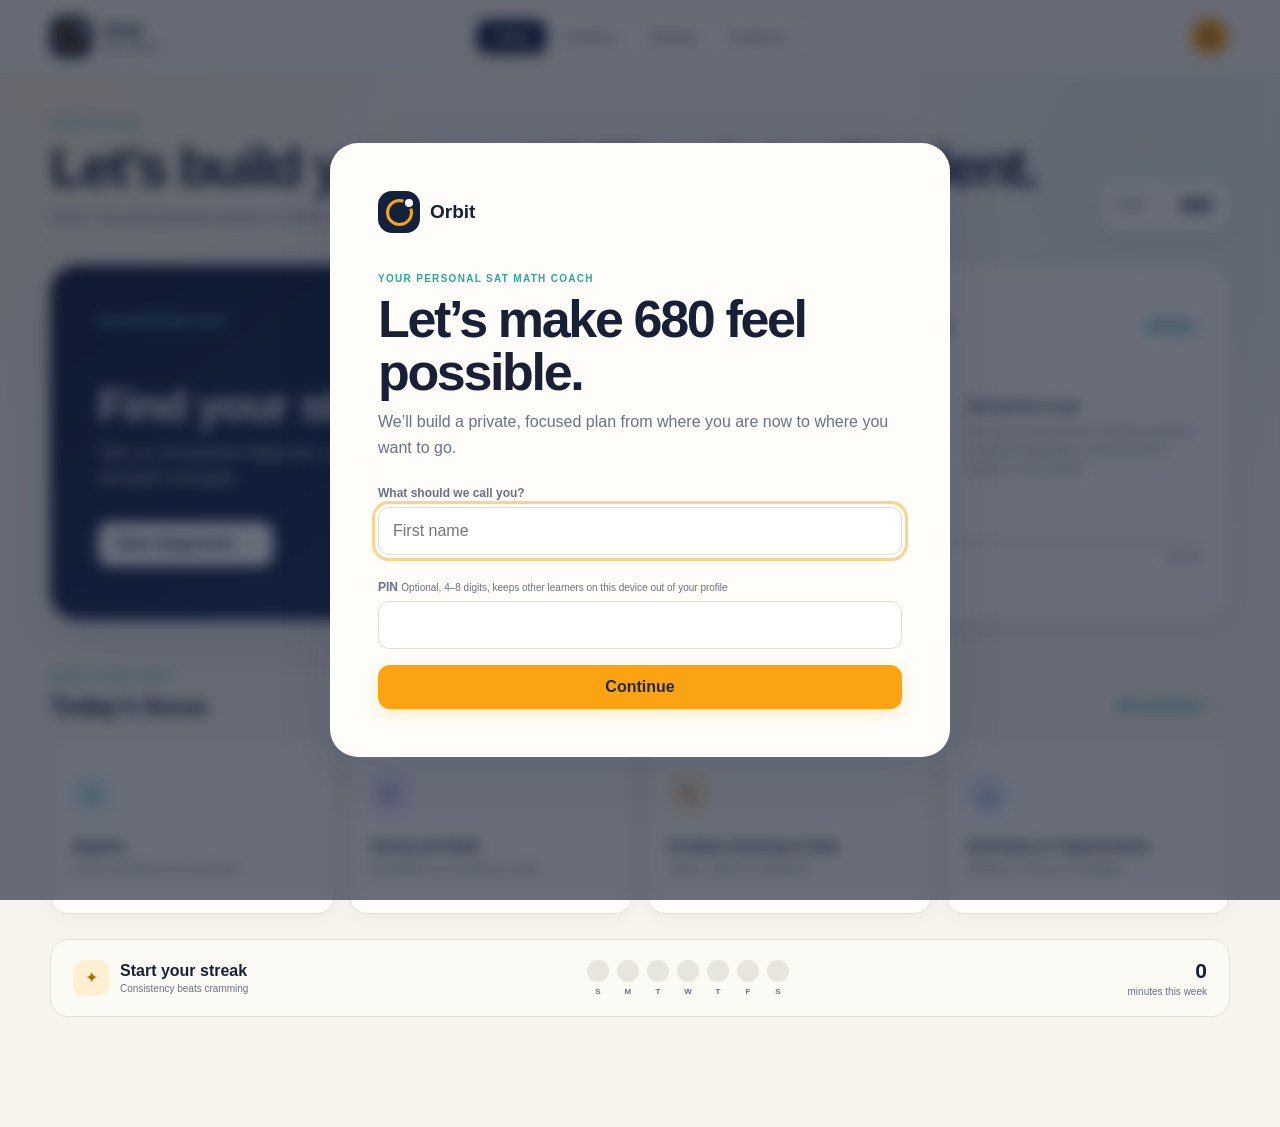
<file: sat/index.html>
<!doctype html>
<html lang="en">
<head>
  <meta charset="utf-8">
  <meta name="viewport" content="width=device-width, initial-scale=1, viewport-fit=cover">
  <meta name="theme-color" content="#14213d">
  <meta name="description" content="Orbit SAT Math is an adaptive, private study coach designed to help learners grow from a 540 toward a 680.">
  <title>Orbit SAT Math</title>
  <link rel="manifest" href="manifest.webmanifest">
  <link rel="icon" href="icon.svg" type="image/svg+xml">
  <link rel="stylesheet" href="styles.css">
  <script src="questions-extra.js" defer></script>
  <script src="app.js" defer></script>
</head>
<body>
  <a class="skip-link" href="#main-content">Skip to study content</a>

  <div class="app-shell">
    <header class="topbar">
      <button class="brand" type="button" data-route="home" aria-label="Orbit SAT Math home">
        <span class="brand-orbit" aria-hidden="true"><i></i></span>
        <span><strong>Orbit</strong><small>SAT Math</small></span>
      </button>

      <nav class="desktop-nav" aria-label="Primary navigation">
        <button class="nav-button active" type="button" data-route="home">Today</button>
        <button class="nav-button" type="button" data-route="practice">Practice</button>
        <button class="nav-button" type="button" data-route="review">Review</button>
        <button class="nav-button" type="button" data-route="progress">Progress</button>
      </nav>

      <button class="profile-button" id="profile-button" type="button" aria-label="Open learner settings" aria-expanded="false" aria-controls="profile-panel">
        <span id="profile-initial">S</span>
      </button>
    </header>

    <aside class="profile-panel" id="profile-panel" hidden>
      <div class="panel-heading"><h2>Learner settings</h2><button class="close-button" type="button" data-close-profile aria-label="Close settings">×</button></div>
      <label for="learner-name-setting">First name</label>
      <input id="learner-name-setting" maxlength="24" autocomplete="given-name">
      <label for="test-date-setting">SAT date</label>
      <input id="test-date-setting" type="date">
      <div class="setting-grid">
        <label>Starting score<input id="start-score-setting" type="number" min="200" max="800" step="10"></label>
        <label>Goal score<input id="goal-score-setting" type="number" min="200" max="800" step="10"></label>
      </div>
      <label for="pin-setting">New PIN <small>Optional, 4–8 digits. Leave blank to keep the current one.</small></label>
      <input id="pin-setting" type="password" inputmode="numeric" pattern="\d{4,8}" maxlength="8" autocomplete="new-password">
      <button class="primary-button full" type="button" id="save-settings">Save changes</button>
      <button class="text-button full" type="button" id="switch-learner">Switch learner</button>
      <button class="danger-link" type="button" id="reset-data">Delete this learner</button>
      <p class="privacy-note">Each learner’s progress is stored only on this device. Orbit does not collect or sell learner data.</p>
    </aside>

    <main id="main-content" tabindex="-1">
      <section class="view active" id="view-home" aria-labelledby="home-title">
        <div class="welcome-row">
          <div>
            <p class="eyebrow" id="today-label">Today’s plan</p>
            <h1 id="home-title">Let’s build your next 140 points.</h1>
            <p class="page-lede" id="home-lede">Short, focused practice based on what you need most.</p>
          </div>
          <div class="goal-chip" aria-label="SAT Math score goal"><span id="goal-current">540</span><i aria-hidden="true">→</i><strong id="goal-target">680</strong></div>
        </div>
        <button class="review-due-chip" id="review-due-chip" type="button" data-review-due hidden></button>

        <div class="dashboard-grid">
          <article class="mission-card">
            <div class="mission-top">
              <span class="eyebrow light">Recommended next</span>
              <span class="time-pill">12 min</span>
            </div>
            <h2 id="mission-title">Find your starting point</h2>
            <p id="mission-copy">Take an 10-question diagnostic so Orbit can build a study path around your strengths and gaps.</p>
            <button class="white-button" type="button" id="mission-button">Start diagnostic <span aria-hidden="true">→</span></button>
            <div class="mission-art" aria-hidden="true"><span>ƒ</span><i>x</i><b>+</b></div>
          </article>

          <article class="score-card">
            <div class="card-heading"><div><span class="eyebrow">Reported score</span><h2>Your trajectory</h2></div><span class="trend-badge" id="trend-badge">Baseline</span></div>
            <div class="score-visual">
              <div class="score-ring" id="score-ring"><span id="estimated-score">540</span><small>reported</small></div>
              <div class="score-copy"><strong id="points-to-go">140 points to go</strong><p id="score-message">Complete the diagnostic to calibrate your plan.</p></div>
            </div>
            <div class="score-track" aria-hidden="true"><i id="score-track-fill"></i></div>
            <div class="track-labels"><span id="track-start">540 start</span><span id="track-goal">680 goal</span></div>
          </article>
        </div>

        <section class="section-block" aria-labelledby="plan-title">
          <div class="section-heading"><div><span class="eyebrow">Smart study path</span><h2 id="plan-title">Today’s focus</h2></div><button class="text-button" type="button" data-route="practice">All practice →</button></div>
          <div class="focus-grid" id="focus-grid"></div>
        </section>

        <section class="streak-strip" aria-label="Weekly study activity">
          <div><span class="streak-icon" aria-hidden="true">✦</span><p><strong id="streak-count">Start your streak</strong><small>Consistency beats cramming</small></p></div>
          <div class="week-dots" id="week-dots"></div>
          <p class="weekly-stat"><strong id="weekly-minutes">0</strong><small>minutes this week</small></p>
        </section>
      </section>

      <section class="view" id="view-practice" aria-labelledby="practice-title">
        <div class="page-heading">
          <div><span class="eyebrow">Adaptive question lab</span><h1 id="practice-title">Practice with purpose.</h1><p class="page-lede">Orbit chooses questions from the skills that will move your score most.</p></div>
          <button class="secondary-button" type="button" id="open-diagnostic">Retake diagnostic</button>
        </div>

        <div class="practice-layout">
          <aside class="practice-controls" aria-label="Practice settings">
            <h2>Build a session</h2>
            <fieldset><legend>Question mix</legend>
              <label class="radio-card"><input type="radio" name="practice-mode" value="adaptive" checked><span><strong>Smart mix</strong><small>Targets weaker skills</small></span></label>
              <label class="radio-card"><input type="radio" name="practice-mode" value="mixed"><span><strong>Mixed review</strong><small>All four domains</small></span></label>
              <label class="radio-card"><input type="radio" name="practice-mode" value="mistakes"><span><strong>Retry mistakes</strong><small>Questions you missed</small></span></label>
              <label class="radio-card"><input type="radio" name="practice-mode" value="due"><span><strong>Spaced review</strong><small>Missed questions due today</small></span></label>
            </fieldset>
            <label for="domain-select">Focus domain</label>
            <select id="domain-select"><option value="all">All domains</option><option value="algebra">Algebra</option><option value="advanced">Advanced Math</option><option value="data">Problem-Solving & Data</option><option value="geometry">Geometry & Trigonometry</option></select>
            <label for="difficulty-select">Difficulty</label>
            <select id="difficulty-select"><option value="all">All levels</option><option value="foundation">Build foundations</option><option value="medium">Build confidence</option><option value="advanced">Challenge yourself</option></select>
            <label class="timer-toggle"><input type="checkbox" id="timer-toggle"><span><strong>Test-day timer</strong><small>About 95 seconds per question</small></span></label>
            <button class="primary-button full" type="button" id="new-question">Start practice</button>
            <button class="secondary-button full" type="button" data-route="test">Timed practice: module or full section</button>
          </aside>

          <article class="question-card" id="question-card" aria-live="polite">
            <div class="empty-practice">
              <span class="empty-icon" aria-hidden="true">∑</span>
              <h2>Ready when you are</h2>
              <p>Choose a session style, then start with one question at a time.</p>
              <button class="primary-button" type="button" data-start-practice>Start smart practice</button>
            </div>
          </article>
        </div>
      </section>

      <section class="view" id="view-test" aria-labelledby="test-title">
        <div id="test-content"></div>
      </section>

      <section class="view" id="view-review" aria-labelledby="review-title">
        <div class="page-heading"><div><span class="eyebrow">Mistake journal</span><h1 id="review-title">Turn misses into points.</h1><p class="page-lede">Every incorrect answer becomes a short lesson you can retry.</p></div></div>
        <div class="review-summary" id="review-summary"></div>
        <div class="review-due-panel" id="review-due-panel"></div>
        <div class="mistake-list" id="mistake-list"></div>
      </section>

      <section class="view" id="view-progress" aria-labelledby="progress-title">
        <div class="page-heading"><div><span class="eyebrow">Learner + parent view</span><h1 id="progress-title">Progress you can understand.</h1><p class="page-lede">Watch accuracy, pacing, and mastery—not just time spent.</p></div><button class="secondary-button" type="button" id="print-progress">Print summary</button></div>
        <div class="metrics-grid" id="metrics-grid"></div>
        <section class="progress-panel"><div class="section-heading"><div><span class="eyebrow">Four test domains</span><h2>Skill mastery</h2></div></div><div class="domain-progress-list" id="domain-progress-list"></div></section>
        <section class="progress-panel"><div class="section-heading"><div><span class="eyebrow">Recent work</span><h2>Study history</h2></div></div><div class="history-list" id="history-list"></div></section>
        <section class="progress-panel"><div class="section-heading"><div><span class="eyebrow">Free and trusted</span><h2>Study resources</h2></div></div><p class="page-lede">Free resources for each domain, for when you want a full lesson on a topic.</p><div class="resource-list" id="resource-list"></div></section>
        <aside class="checkpoint-card"><div><span class="eyebrow light">Official checkpoint</span><h2>Use Bluebook every two weeks</h2><p>Orbit is for daily coaching. Use an official, scored Bluebook practice test to measure the real score and update the starting score in settings.</p></div><a href="https://satsuite.collegeboard.org/practice/practice-tests/bluebook" target="_blank" rel="noopener noreferrer">Open College Board <span aria-hidden="true">↗</span></a></aside>
      </section>
    </main>

    <nav class="mobile-nav" aria-label="Mobile navigation">
      <button class="mobile-nav-button active" type="button" data-route="home"><span aria-hidden="true">⌂</span>Today</button>
      <button class="mobile-nav-button" type="button" data-route="practice"><span aria-hidden="true">✎</span>Practice</button>
      <button class="mobile-nav-button" type="button" data-route="review"><span aria-hidden="true">↻</span>Review</button>
      <button class="mobile-nav-button" type="button" data-route="progress"><span aria-hidden="true">⌁</span>Progress</button>
    </nav>
  </div>

  <dialog class="onboarding" id="onboarding-dialog" aria-labelledby="onboarding-title">
    <form method="dialog" id="onboarding-form">
      <div class="onboarding-brand"><span class="brand-orbit" aria-hidden="true"><i></i></span><strong>Orbit</strong></div>
      <div class="onboarding-step active" data-onboarding-step="1">
        <span class="eyebrow">Your personal SAT Math coach</span>
        <h1 id="onboarding-title">Let’s make 680 feel possible.</h1>
        <p>We’ll build a private, focused plan from where you are now to where you want to go.</p>
        <label for="learner-name">What should we call you?</label>
        <input id="learner-name" name="learnerName" maxlength="24" placeholder="First name" autocomplete="given-name" required>
        <label for="learner-pin">PIN <small>Optional, 4–8 digits, keeps other learners on this device out of your profile</small></label>
        <input id="learner-pin" name="learnerPin" type="password" inputmode="numeric" pattern="\d{4,8}" maxlength="8" autocomplete="new-password">
        <button class="primary-button full" type="button" data-next-onboarding>Continue</button>
      </div>
      <div class="onboarding-step" data-onboarding-step="2">
        <span class="eyebrow">Set the destination</span>
        <h1>What are we working toward?</h1>
        <div class="score-inputs"><label>Latest Math score<input id="starting-score" name="startingScore" type="number" value="540" min="200" max="800" step="10" required></label><span aria-hidden="true">→</span><label>Goal Math score<input id="target-score" name="targetScore" type="number" value="680" min="200" max="800" step="10" required></label></div>
        <label for="test-date">When is the test? <small>Optional</small></label>
        <input id="test-date" name="testDate" type="date">
        <div class="onboarding-actions"><button class="text-button" type="button" data-prev-onboarding>Back</button><button class="primary-button" type="submit">Build my study plan</button></div>
      </div>
    </form>
  </dialog>

  <dialog class="onboarding" id="login-dialog" aria-labelledby="login-title">
    <div class="onboarding-brand"><span class="brand-orbit" aria-hidden="true"><i></i></span><strong>Orbit</strong></div>
    <span class="eyebrow">Who’s studying?</span>
    <h1 id="login-title">Choose your learner profile</h1>
    <div class="learner-list" id="learner-list"></div>
    <form id="pin-form" hidden>
      <label for="pin-input">PIN for <span id="pin-name"></span></label>
      <input id="pin-input" type="password" inputmode="numeric" pattern="\d{4,8}" maxlength="8" autocomplete="current-password" required>
      <div class="onboarding-actions"><button class="text-button" type="button" id="pin-cancel">Back</button><button class="primary-button" type="submit">Log in</button></div>
    </form>
    <button class="primary-button full" type="button" id="add-learner">Add a new learner</button>
  </dialog>

  <dialog class="diagnostic-dialog" id="diagnostic-dialog" aria-labelledby="diagnostic-title">
    <div class="diagnostic-shell" id="diagnostic-content"></div>
  </dialog>

  <div class="toast" id="toast" role="status" aria-live="polite"></div>
</body>
</html>
</file>
<file: sat/styles.css>
:root {
  --navy: #14213d;
  --navy-2: #22345b;
  --orange: #fca311;
  --orange-soft: #fff0d2;
  --teal: #24a99a;
  --teal-soft: #dff5f1;
  --cream: #f7f4ee;
  --paper: #fffdf9;
  --ink: #172037;
  --muted: #697185;
  --line: #e2dfd8;
  --red: #c64d4d;
  --red-soft: #fde9e6;
  --green: #2d8b68;
  --shadow: 0 18px 55px rgba(20, 33, 61, .10);
  --shadow-soft: 0 8px 25px rgba(20, 33, 61, .07);
  --radius-lg: 28px;
  --radius: 18px;
  --content: 1180px;
}

* { box-sizing: border-box; }
textarea { width: 100%; margin: 8px 0; padding: 12px; font: inherit; border: 1px solid var(--line); border-radius: 10px; resize: vertical; }
summary { cursor: pointer; font-weight: 750; padding: 5px 0; }
html { scroll-behavior: smooth; }
body {
  margin: 0;
  min-height: 100vh;
  background:
    radial-gradient(circle at 5% 3%, rgba(252, 163, 17, .09), transparent 25rem),
    radial-gradient(circle at 92% 16%, rgba(36, 169, 154, .08), transparent 23rem),
    var(--cream);
  color: var(--ink);
  font-family: Inter, ui-sans-serif, -apple-system, BlinkMacSystemFont, "Segoe UI", sans-serif;
  -webkit-font-smoothing: antialiased;
}

button, input, select { font: inherit; }
button { color: inherit; }
button, a, input, select { -webkit-tap-highlight-color: transparent; }
:focus-visible { outline: 3px solid rgba(252, 163, 17, .48); outline-offset: 3px; }
[hidden] { display: none !important; }

.skip-link { position: fixed; top: -80px; left: 16px; z-index: 200; padding: 11px 16px; border-radius: 10px; background: var(--navy); color: white; }
.skip-link:focus { top: 16px; }

.topbar {
  position: sticky;
  top: 0;
  z-index: 40;
  height: 74px;
  display: grid;
  grid-template-columns: 1fr auto 1fr;
  align-items: center;
  gap: 22px;
  padding: calc(env(safe-area-inset-top) + 8px) max(24px, calc((100vw - var(--content)) / 2)) 8px;
  border-bottom: 1px solid rgba(226, 223, 216, .8);
  background: rgba(247, 244, 238, .9);
  backdrop-filter: blur(18px);
}

.brand { display: flex; align-items: center; gap: 11px; width: max-content; padding: 0; border: 0; background: transparent; cursor: pointer; text-align: left; }
.brand strong { display: block; font-size: 17px; letter-spacing: -.02em; }
.brand small { display: block; margin-top: 1px; color: var(--muted); font-size: 10px; font-weight: 650; letter-spacing: .08em; text-transform: uppercase; }
.brand-orbit { position: relative; width: 42px; height: 42px; display: inline-grid; place-items: center; flex: 0 0 auto; border-radius: 14px; background: var(--navy); }
.brand-orbit::before { content: ""; width: 21px; height: 21px; border: 3px solid var(--orange); border-radius: 50%; }
.brand-orbit i { position: absolute; top: 8px; right: 7px; width: 8px; height: 8px; border-radius: 50%; background: white; box-shadow: 0 0 0 2px var(--navy); }

.desktop-nav { display: flex; gap: 3px; padding: 4px; border: 1px solid var(--line); border-radius: 14px; background: rgba(255, 253, 249, .72); }
.nav-button, .mobile-nav-button { border: 0; background: transparent; cursor: pointer; }
.nav-button { padding: 9px 16px; border-radius: 10px; color: var(--muted); font-size: 13px; font-weight: 750; }
.nav-button:hover { color: var(--ink); }
.nav-button.active { background: var(--navy); color: white; box-shadow: 0 4px 13px rgba(20, 33, 61, .18); }
.profile-button { justify-self: end; width: 41px; height: 41px; border: 2px solid white; border-radius: 50%; background: var(--orange); color: var(--navy); font-weight: 900; cursor: pointer; box-shadow: 0 0 0 1px var(--line); }

.profile-panel { position: fixed; z-index: 60; top: 69px; right: max(24px, calc((100vw - var(--content)) / 2)); width: min(340px, calc(100vw - 30px)); padding: 22px; border: 1px solid var(--line); border-radius: var(--radius); background: var(--paper); box-shadow: var(--shadow); }
.panel-heading { display: flex; align-items: center; justify-content: space-between; margin-bottom: 14px; }
.panel-heading h2 { margin: 0; font-size: 19px; }
.close-button { width: 34px; height: 34px; border: 0; background: transparent; border-radius: 8px; font-size: 23px; cursor: pointer; }
.profile-panel > label, .practice-controls > label { display: block; margin: 12px 0 6px; color: var(--muted); font-size: 12px; font-weight: 800; }
input, select { width: 100%; padding: 11px 12px; border: 1px solid var(--line); border-radius: 11px; background: white; color: var(--ink); }
.setting-grid { display: grid; grid-template-columns: 1fr 1fr; gap: 10px; }
.setting-grid label { color: var(--muted); font-size: 12px; font-weight: 800; }
.setting-grid input { margin-top: 6px; }
.danger-link { margin: 15px auto 0; display: block; border: 0; background: transparent; color: var(--red); font-size: 12px; text-decoration: underline; cursor: pointer; }
.privacy-note { margin: 16px 0 0; padding-top: 14px; border-top: 1px solid var(--line); color: var(--muted); font-size: 11px; line-height: 1.5; }

main { width: min(var(--content), calc(100% - 44px)); margin: 0 auto; padding: 44px 0 110px; }
.view { display: none; }
.view.active { display: block; animation: enter .28s ease both; }
@keyframes enter { from { opacity: 0; transform: translateY(5px); } to { opacity: 1; transform: none; } }
.welcome-row, .page-heading, .section-heading, .card-heading { display: flex; justify-content: space-between; align-items: flex-end; gap: 22px; }
.page-heading { margin-bottom: 28px; }
h1, h2, p { margin-top: 0; }
h1 { margin-bottom: 10px; font-size: clamp(34px, 5vw, 56px); line-height: 1.02; letter-spacing: -.045em; }
h2 { letter-spacing: -.025em; }
.page-lede { max-width: 650px; margin-bottom: 0; color: var(--muted); font-size: 16px; line-height: 1.6; }
.eyebrow { display: block; margin-bottom: 9px; color: var(--teal); font-size: 10px; font-weight: 900; letter-spacing: .13em; text-transform: uppercase; }
.eyebrow.light { color: #92e5d9; }
.goal-chip { display: flex; align-items: center; gap: 10px; padding: 13px 16px; border: 1px solid var(--line); border-radius: 15px; background: var(--paper); box-shadow: var(--shadow-soft); font-variant-numeric: tabular-nums; }
.goal-chip span { color: var(--muted); }
.goal-chip i { color: var(--orange); font-style: normal; }
.goal-chip strong { color: var(--navy); font-size: 20px; }

.dashboard-grid { display: grid; grid-template-columns: 1.35fr .85fr; gap: 20px; margin-top: 34px; }
.mission-card, .score-card, .progress-panel, .question-card, .practice-controls { border-radius: var(--radius-lg); }
.mission-card { position: relative; min-height: 355px; overflow: hidden; padding: clamp(30px, 4vw, 48px); background: linear-gradient(145deg, var(--navy), #243c6c); color: white; box-shadow: var(--shadow); }
.mission-card::after { content: ""; position: absolute; width: 260px; height: 260px; right: -45px; bottom: -90px; border: 1px solid rgba(255,255,255,.1); border-radius: 50%; box-shadow: 0 0 0 45px rgba(255,255,255,.03), 0 0 0 90px rgba(255,255,255,.025); }
.mission-top { display: flex; justify-content: space-between; align-items: center; }
.time-pill { padding: 6px 10px; border: 1px solid rgba(255,255,255,.17); border-radius: 99px; background: rgba(255,255,255,.08); color: #dbe3f3; font-size: 11px; font-weight: 750; }
.mission-card h2 { max-width: 560px; margin: 44px 0 12px; font-size: clamp(29px, 4vw, 44px); line-height: 1.05; }
.mission-card p { position: relative; z-index: 2; max-width: 540px; color: #d7dfed; line-height: 1.55; }
.white-button, .primary-button, .secondary-button { border: 0; border-radius: 12px; cursor: pointer; font-weight: 800; }
.white-button { position: relative; z-index: 2; margin-top: 16px; padding: 13px 17px; background: white; color: var(--navy); }
.primary-button { padding: 13px 18px; background: var(--orange); color: #202942; box-shadow: 0 5px 16px rgba(252, 163, 17, .2); }
.primary-button:hover, .white-button:hover { transform: translateY(-1px); }
.primary-button:disabled { opacity: .5; cursor: not-allowed; transform: none; }
.primary-button.full { width: 100%; margin-top: 16px; }
.secondary-button { padding: 12px 16px; border: 1px solid var(--line); background: var(--paper); color: var(--navy); }
.text-button { padding: 6px; border: 0; background: transparent; color: var(--teal); font-weight: 800; cursor: pointer; }
.mission-art { position: absolute; right: 50px; bottom: 40px; opacity: .16; font-family: Georgia, serif; font-size: 70px; transform: rotate(-8deg); }
.mission-art i { position: absolute; top: -48px; left: 63px; font-size: 42px; }
.mission-art b { position: absolute; right: -55px; bottom: -8px; font-size: 44px; }

.score-card { padding: 28px; border: 1px solid var(--line); background: var(--paper); box-shadow: var(--shadow-soft); }
.score-card h2 { margin: 0; font-size: 21px; }
.trend-badge { padding: 6px 9px; border-radius: 99px; background: var(--teal-soft); color: #18796e; font-size: 10px; font-weight: 850; }
.score-visual { display: flex; align-items: center; gap: 22px; margin: 34px 0; }
.score-ring { --score-angle: 35deg; position: relative; width: 132px; height: 132px; display: grid; place-content: center; flex: 0 0 auto; border-radius: 50%; background: conic-gradient(var(--orange) var(--score-angle), #ece8df 0); text-align: center; }
.score-ring::after { content: ""; position: absolute; inset: 11px; border-radius: 50%; background: var(--paper); }
.score-ring span, .score-ring small { position: relative; z-index: 2; }
.score-ring span { font-size: 31px; font-weight: 900; letter-spacing: -.04em; }
.score-ring small { color: var(--muted); font-size: 9px; text-transform: uppercase; }
.score-copy strong { display: block; margin-bottom: 8px; font-size: 15px; }
.score-copy p { margin: 0; color: var(--muted); font-size: 12px; line-height: 1.55; }
.score-track { height: 7px; overflow: hidden; border-radius: 99px; background: #ece8df; }
.score-track i { display: block; width: 0; height: 100%; border-radius: inherit; background: linear-gradient(90deg, var(--orange), var(--teal)); transition: width .5s ease; }
.track-labels { display: flex; justify-content: space-between; margin-top: 7px; color: var(--muted); font-size: 9px; font-weight: 700; }

.section-block { margin-top: 52px; }
.section-heading { margin-bottom: 18px; }
.section-heading h2 { margin: 0; font-size: 25px; }
.focus-grid { display: grid; grid-template-columns: repeat(4, 1fr); gap: 14px; }
.focus-card { position: relative; min-height: 175px; padding: 20px; overflow: hidden; border: 1px solid var(--line); border-radius: var(--radius); background: var(--paper); text-align: left; cursor: pointer; box-shadow: 0 5px 15px rgba(20,33,61,.035); }
.focus-card:hover { transform: translateY(-2px); border-color: #bfc7d7; box-shadow: var(--shadow-soft); }
.focus-card.recommended { border-color: rgba(252,163,17,.7); }
.focus-card .recommend-label { position: absolute; right: 11px; top: 11px; padding: 4px 7px; border-radius: 99px; background: var(--orange-soft); color: #995d00; font-size: 8px; font-weight: 900; text-transform: uppercase; }
.domain-symbol { width: 41px; height: 41px; display: grid; place-items: center; margin-bottom: 22px; border-radius: 12px; background: var(--teal-soft); color: #17796e; font-family: Georgia, serif; font-size: 20px; font-weight: 800; }
.focus-card:nth-child(2) .domain-symbol { background: #e9e7fa; color: #6656a8; }
.focus-card:nth-child(3) .domain-symbol { background: var(--orange-soft); color: #9d6208; }
.focus-card:nth-child(4) .domain-symbol { background: #e4edf9; color: #486f9e; }
.focus-card strong { display: block; margin-bottom: 5px; font-size: 15px; }
.focus-card small { color: var(--muted); line-height: 1.4; }

.streak-strip { display: flex; justify-content: space-between; align-items: center; gap: 20px; margin-top: 25px; padding: 19px 22px; border: 1px solid var(--line); border-radius: var(--radius); background: rgba(255,253,249,.65); }
.streak-strip > div:first-child { display: flex; align-items: center; gap: 11px; }
.streak-strip p { margin: 0; }
.streak-strip strong, .streak-strip small { display: block; }
.streak-strip small { margin-top: 3px; color: var(--muted); font-size: 10px; }
.streak-icon { width: 36px; height: 36px; display: grid; place-items: center; border-radius: 11px; background: var(--orange-soft); color: #b16d00; }
.week-dots { display: flex; gap: 8px; }
.day-dot { display: grid; gap: 5px; justify-items: center; color: var(--muted); font-size: 8px; font-weight: 800; }
.day-dot i { width: 22px; height: 22px; display: grid; place-items: center; border-radius: 50%; background: #e8e5de; color: white; font-style: normal; }
.day-dot.done i { background: var(--teal); }
.weekly-stat { text-align: right; }
.weekly-stat strong { font-size: 21px; }

.practice-layout { display: grid; grid-template-columns: 280px minmax(0, 1fr); align-items: start; gap: 20px; }
.practice-controls { padding: 22px; border: 1px solid var(--line); background: var(--paper); box-shadow: var(--shadow-soft); }
.practice-controls h2 { margin-bottom: 18px; font-size: 19px; }
fieldset { margin: 0; padding: 0; border: 0; }
legend, .practice-controls > label { margin-bottom: 8px; color: var(--muted); font-size: 11px; font-weight: 850; text-transform: uppercase; letter-spacing: .06em; }
.radio-card { display: flex; align-items: center; gap: 10px; margin-bottom: 7px; padding: 10px; border: 1px solid var(--line); border-radius: 11px; cursor: pointer; }
.radio-card:has(input:checked) { border-color: var(--teal); background: var(--teal-soft); }
.radio-card input { width: auto; accent-color: var(--teal); }
.radio-card strong, .radio-card small, .timer-toggle strong, .timer-toggle small { display: block; }
.radio-card strong { font-size: 12px; }
.radio-card small, .timer-toggle small { margin-top: 2px; color: var(--muted); font-size: 9px; }
.timer-toggle { display: flex !important; align-items: center; gap: 10px; margin-top: 17px !important; padding-top: 16px; border-top: 1px solid var(--line); color: var(--ink) !important; text-transform: none !important; letter-spacing: 0 !important; cursor: pointer; }
.timer-toggle input { width: 17px; height: 17px; accent-color: var(--teal); }
.question-card { min-height: 560px; padding: clamp(25px, 4vw, 42px); border: 1px solid var(--line); background: var(--paper); box-shadow: var(--shadow); }
.empty-practice { min-height: 475px; display: grid; place-content: center; justify-items: center; text-align: center; }
.empty-practice h2 { margin-bottom: 8px; font-size: 27px; }
.empty-practice p { max-width: 360px; color: var(--muted); line-height: 1.55; }
.empty-icon { width: 75px; height: 75px; display: grid; place-items: center; margin-bottom: 22px; border-radius: 24px; background: var(--orange-soft); color: #a86500; font-family: Georgia, serif; font-size: 34px; }
.question-meta { display: flex; justify-content: space-between; align-items: center; gap: 12px; color: var(--muted); font-size: 10px; font-weight: 850; text-transform: uppercase; letter-spacing: .06em; }
.difficulty { padding: 5px 8px; border-radius: 99px; background: var(--teal-soft); color: #147669; }
.question-timer { color: var(--navy); font-variant-numeric: tabular-nums; }
.question-prompt { margin: 35px 0 24px; font-family: Georgia, "Times New Roman", serif; font-size: clamp(21px, 3vw, 28px); line-height: 1.45; letter-spacing: -.015em; }
.question-figure { margin: -10px 0 24px; padding: 18px; border-radius: 14px; background: #f5f2eb; text-align: center; font-family: Georgia, serif; font-size: 18px; line-height: 1.7; }
.options { display: grid; gap: 10px; }
.option { display: grid; grid-template-columns: 34px 1fr; align-items: center; gap: 12px; width: 100%; padding: 13px 15px; border: 1px solid var(--line); border-radius: 13px; background: white; text-align: left; cursor: pointer; }
.option:hover { border-color: #abb7cc; }
.option.selected { border-color: var(--navy); background: #f0f3f8; }
.option.correct { border-color: var(--green); background: #e6f5ee; }
.option.incorrect { border-color: var(--red); background: var(--red-soft); }
.option-letter { width: 30px; height: 30px; display: grid; place-items: center; border: 1px solid var(--line); border-radius: 9px; font-size: 11px; font-weight: 900; }
.student-response { display: flex; gap: 10px; }
.student-response input { max-width: 260px; font-size: 18px; }
.question-actions { display: flex; justify-content: space-between; align-items: center; gap: 12px; margin-top: 22px; padding-top: 20px; border-top: 1px solid var(--line); }
.hint-button { border: 0; background: transparent; color: var(--teal); font-size: 12px; font-weight: 850; cursor: pointer; }
.hint-box, .feedback-box { margin-top: 17px; padding: 15px 17px; border-radius: 13px; font-size: 13px; line-height: 1.6; }
.hint-box { background: var(--orange-soft); color: #765018; }
.feedback-box.correct { background: #e4f5ed; color: #216e53; }
.feedback-box.incorrect { background: var(--red-soft); color: #873d3d; }
.feedback-box strong { display: block; margin-bottom: 4px; }

.review-summary, .metrics-grid { display: grid; grid-template-columns: repeat(4, 1fr); gap: 13px; margin-bottom: 22px; }
.summary-card, .metric-card { padding: 20px; border: 1px solid var(--line); border-radius: var(--radius); background: var(--paper); }
.summary-card strong, .metric-card strong { display: block; font-size: 28px; letter-spacing: -.04em; }
.summary-card small, .metric-card small { color: var(--muted); font-size: 10px; font-weight: 750; text-transform: uppercase; }
.mistake-list { display: grid; gap: 11px; }
.mistake-item { display: grid; grid-template-columns: 1fr auto; gap: 20px; align-items: center; padding: 20px; border: 1px solid var(--line); border-radius: var(--radius); background: var(--paper); }
.mistake-item h3 { margin: 4px 0 6px; font-size: 16px; }
.mistake-item p { margin: 0; color: var(--muted); font-size: 12px; line-height: 1.5; }
.mistake-domain { color: var(--teal); font-size: 9px; font-weight: 900; text-transform: uppercase; }
.empty-state { padding: 65px 25px; border: 1px dashed #c8c5bd; border-radius: var(--radius); color: var(--muted); text-align: center; }
.empty-state h2 { color: var(--ink); }

.progress-panel { margin-top: 18px; padding: 26px; border: 1px solid var(--line); background: var(--paper); }
.domain-progress-list { display: grid; gap: 18px; }
.domain-progress-row { display: grid; grid-template-columns: 210px 1fr 48px; align-items: center; gap: 14px; }
.domain-progress-row strong { font-size: 13px; }
.progress-bar { height: 9px; overflow: hidden; border-radius: 99px; background: #ebe8e1; }
.progress-bar i { display: block; height: 100%; border-radius: inherit; background: linear-gradient(90deg, var(--orange), var(--teal)); }
.domain-progress-row span { color: var(--muted); font-size: 11px; text-align: right; }
.history-list { display: grid; gap: 0; }
.history-row { display: grid; grid-template-columns: 120px 1fr auto; gap: 16px; align-items: center; padding: 13px 0; border-bottom: 1px solid var(--line); }
.history-row:last-child { border-bottom: 0; }
.history-row time, .history-row small { color: var(--muted); font-size: 10px; }
.history-row strong { font-size: 12px; }
.history-result { font-size: 11px; font-weight: 850; }
.history-result.good { color: var(--green); }
.checkpoint-card { display: flex; justify-content: space-between; align-items: center; gap: 30px; margin-top: 18px; padding: 28px 32px; border-radius: var(--radius-lg); background: var(--navy); color: white; }
.checkpoint-card h2 { margin-bottom: 7px; }
.checkpoint-card p { max-width: 720px; margin: 0; color: #d1daea; font-size: 13px; line-height: 1.55; }
.checkpoint-card a { flex: 0 0 auto; padding: 12px 15px; border-radius: 11px; background: white; color: var(--navy); font-size: 12px; font-weight: 850; text-decoration: none; }

.mobile-nav { display: none; }
.toast { position: fixed; z-index: 150; left: 50%; bottom: 28px; transform: translate(-50%, 20px); max-width: calc(100vw - 30px); padding: 11px 15px; border-radius: 11px; background: var(--navy); color: white; font-size: 12px; opacity: 0; pointer-events: none; transition: .2s ease; }
.toast.show { opacity: 1; transform: translate(-50%, 0); }

dialog { border: 0; padding: 0; color: var(--ink); }
dialog::backdrop { background: rgba(13, 22, 43, .62); backdrop-filter: blur(7px); }
.onboarding { width: min(620px, calc(100vw - 28px)); border-radius: 28px; background: var(--paper); box-shadow: var(--shadow); }
.onboarding form { padding: clamp(25px, 6vw, 48px); }
.onboarding-brand { display: flex; align-items: center; gap: 10px; margin-bottom: 40px; }
.onboarding-brand strong { font-size: 19px; }
.onboarding-step { display: none; }
.onboarding-step.active { display: block; animation: enter .25s ease; }
.onboarding h1 { max-width: 500px; font-size: clamp(35px, 7vw, 52px); }
.onboarding p { color: var(--muted); line-height: 1.6; }
.onboarding label { display: block; margin: 25px 0 7px; color: var(--muted); font-size: 12px; font-weight: 800; }
.onboarding label small { font-weight: 500; }
.onboarding input { padding: 14px; font-size: 16px; }
.score-inputs { display: grid; grid-template-columns: 1fr auto 1fr; align-items: end; gap: 12px; }
.score-inputs > span { padding-bottom: 14px; color: var(--orange); font-size: 24px; }
.onboarding-actions { display: flex; justify-content: space-between; align-items: center; margin-top: 25px; }

.diagnostic-dialog { width: min(760px, calc(100vw - 28px)); max-height: min(820px, calc(100vh - 28px)); border-radius: 27px; background: var(--paper); box-shadow: var(--shadow); }
.diagnostic-shell { padding: clamp(24px, 5vw, 42px); }
.diagnostic-header { display: flex; justify-content: space-between; align-items: center; gap: 15px; margin-bottom: 28px; }
.diagnostic-progress { flex: 1; height: 6px; overflow: hidden; border-radius: 99px; background: #eae6de; }
.diagnostic-progress i { display: block; height: 100%; background: var(--orange); }
.diagnostic-count { color: var(--muted); font-size: 10px; font-weight: 800; }
.diagnostic-shell .question-prompt { margin-top: 20px; }
.diagnostic-intro { text-align: center; padding: 25px 0; }
.diagnostic-intro .empty-icon { margin: 0 auto 20px; }
.diagnostic-intro p { max-width: 520px; margin: 0 auto 23px; color: var(--muted); line-height: 1.6; }
.diagnostic-results { text-align: center; }
.diagnostic-results h1 { font-size: 43px; }
.diagnostic-score { width: 130px; height: 130px; display: grid; place-content: center; margin: 20px auto; border-radius: 50%; background: var(--teal-soft); color: #176e64; }
.diagnostic-score strong { font-size: 40px; }
.diagnostic-score small { font-size: 9px; text-transform: uppercase; }
.result-domains { display: grid; grid-template-columns: 1fr 1fr; gap: 9px; margin: 24px 0; text-align: left; }
.result-domain { padding: 12px; border: 1px solid var(--line); border-radius: 11px; }
.result-domain strong { display: block; font-size: 12px; }
.result-domain small { color: var(--muted); }

@media (max-width: 920px) {
  .dashboard-grid { grid-template-columns: 1fr; }
  .focus-grid { grid-template-columns: 1fr 1fr; }
  .practice-layout { grid-template-columns: 1fr; }
  .practice-controls { display: grid; grid-template-columns: 1fr 1fr; gap: 10px 18px; }
  .practice-controls h2, .practice-controls fieldset { grid-column: 1 / -1; }
  .practice-controls .full { margin-top: 17px; align-self: end; }
  .review-summary, .metrics-grid { grid-template-columns: 1fr 1fr; }
}

@media (max-width: 700px) {
  .topbar { height: calc(64px + env(safe-area-inset-top)); grid-template-columns: 1fr auto; padding-left: 17px; padding-right: 17px; }
  .desktop-nav { display: none; }
  .brand-orbit { width: 38px; height: 38px; }
  main { width: min(100% - 28px, var(--content)); padding-top: 30px; padding-bottom: calc(95px + env(safe-area-inset-bottom)); }
  .welcome-row, .page-heading { display: block; }
  h1 { font-size: 38px; }
  .goal-chip { width: max-content; margin-top: 20px; }
  .dashboard-grid { margin-top: 22px; }
  .mission-card { min-height: 340px; padding: 28px 24px; }
  .mission-card h2 { margin-top: 55px; }
  .mission-art { right: 35px; }
  .score-card { padding: 23px; }
  .score-ring { width: 115px; height: 115px; }
  .focus-grid { grid-template-columns: 1fr 1fr; gap: 10px; }
  .focus-card { min-height: 165px; padding: 16px; }
  .streak-strip { align-items: flex-start; flex-wrap: wrap; }
  .week-dots { order: 3; width: 100%; justify-content: space-between; }
  .practice-controls { display: block; }
  .question-card { min-height: 500px; padding: 23px 18px; }
  .question-actions { align-items: stretch; flex-direction: column-reverse; }
  .question-actions .primary-button { width: 100%; }
  .review-summary, .metrics-grid { grid-template-columns: 1fr 1fr; }
  .mistake-item { grid-template-columns: 1fr; }
  .mistake-item button { width: 100%; }
  .domain-progress-row { grid-template-columns: 1fr 42px; gap: 7px; }
  .domain-progress-row .progress-bar { grid-column: 1 / -1; grid-row: 2; }
  .history-row { grid-template-columns: 75px 1fr auto; gap: 9px; }
  .checkpoint-card { display: block; padding: 25px; }
  .checkpoint-card a { display: block; margin-top: 20px; text-align: center; }
  .mobile-nav { position: fixed; z-index: 45; inset: auto 0 0; display: grid; grid-template-columns: repeat(4, 1fr); padding: 7px 8px calc(env(safe-area-inset-bottom) + 7px); border-top: 1px solid var(--line); background: rgba(255,253,249,.94); backdrop-filter: blur(18px); }
  .mobile-nav-button { display: grid; gap: 3px; justify-items: center; padding: 6px 3px; border-radius: 10px; color: var(--muted); font-size: 9px; font-weight: 750; }
  .mobile-nav-button span { font-size: 18px; }
  .mobile-nav-button.active { color: var(--navy); background: var(--orange-soft); }
  .profile-panel { right: 15px; top: calc(58px + env(safe-area-inset-top)); }
  .score-inputs { gap: 7px; }
  .result-domains { grid-template-columns: 1fr; }
}

@media (max-width: 390px) {
  .focus-grid { grid-template-columns: 1fr; }
  .review-summary, .metrics-grid { grid-template-columns: 1fr 1fr; }
  .summary-card strong, .metric-card strong { font-size: 24px; }
  .score-visual { gap: 14px; }
}

@media (prefers-reduced-motion: reduce) {
  *, *::before, *::after { scroll-behavior: auto !important; animation-duration: .01ms !important; transition-duration: .01ms !important; }
}

@media print {
  .topbar, .mobile-nav, .profile-panel, .page-heading button { display: none !important; }
  body { background: white; }
  main { width: 100%; padding: 0; }
  .view { display: none !important; }
  #view-progress { display: block !important; }
  .progress-panel, .metric-card, .checkpoint-card { break-inside: avoid; box-shadow: none; }
}
#login-dialog { padding: clamp(25px, 6vw, 48px); }
#login-dialog form { padding: 0; }
.learner-list { margin-top: 18px; }
.learner-card { width: 100%; background: transparent; text-align: left; color: inherit; font: inherit; }
.learner-card strong { font-size: 15px; }
.learner-card small { font-size: 11px; }
.text-button.full { width: 100%; margin-top: 8px; }
.resource-links { margin: 6px 0 0; padding: 0; list-style: none; }
.resource-links li { margin-bottom: 9px; }
.resource-links a { color: var(--teal); font-size: 13px; font-weight: 800; }
.resource-links small { display: block; color: var(--muted); font-size: 11px; line-height: 1.4; }
.resource-list { display: grid; grid-template-columns: repeat(auto-fit, minmax(220px, 1fr)); gap: 18px; margin-top: 14px; }
.resource-group h3 { margin: 0 0 4px; font-size: 14px; }
.secondary-button.full { width: 100%; margin-top: 10px; }
.question-figure { margin: 0 0 22px; }
.question-figure svg { display: block; width: 100%; max-width: 340px; height: auto; margin: 0 auto; }
.question-figure figcaption { margin-top: 4px; color: var(--muted); font-size: 11px; text-align: center; }
.fig-shape { fill: rgba(36, 169, 154, .08); stroke: var(--navy); stroke-width: 2; stroke-linejoin: round; }
.fig-line { fill: none; stroke: var(--navy); stroke-width: 1.5; }
.fig-dash { stroke-dasharray: 5 4; }
.fig-faint { fill: rgba(36, 169, 154, .06); stroke: #abb7cc; stroke-width: 1.5; }
.fig-arc { fill: none; stroke: var(--teal); stroke-width: 4; stroke-linecap: round; }
.fig-dot { fill: var(--navy); }
.fig-text { fill: var(--navy); font: 700 14px system-ui, sans-serif; }
.fig-unknown { fill: var(--teal); font-weight: 900; }
.mistake-note { padding: 9px 12px; border-left: 3px solid var(--red); border-radius: 6px; background: var(--red-soft); color: var(--navy) !important; }
.test-bar { position: sticky; top: 82px; z-index: 5; display: flex; justify-content: space-between; align-items: center; gap: 12px; margin-bottom: 14px; padding: 12px 16px; border: 1px solid var(--line); border-radius: 13px; background: var(--paper); font-size: 13px; }
.test-timer { font-variant-numeric: tabular-nums; font-size: 18px; font-weight: 900; color: var(--navy); }
.test-timer.low { color: var(--red); }
.test-card { min-height: 0; }
.test-card .question-prompt { margin-top: 0; }
.test-grid { display: grid; grid-template-columns: repeat(11, 1fr); gap: 6px; margin-top: 16px; }
.test-dot { aspect-ratio: 1; border: 1px dashed #abb7cc; border-radius: 8px; background: var(--paper); color: var(--navy); font-size: 12px; font-weight: 800; cursor: pointer; }
.test-dot.answered { border-style: solid; border-color: var(--navy); background: #f0f3f8; }
.test-dot.flagged { box-shadow: inset 0 -3px 0 var(--orange); }
.test-dot.current { outline: 3px solid var(--teal); outline-offset: 1px; }
.test-intro-grid { display: grid; grid-template-columns: repeat(auto-fit, minmax(280px, 1fr)); gap: 18px; }
.test-intro-grid .progress-panel { margin-top: 0; }
.test-rules { margin: 12px 0 20px; padding-left: 18px; font-size: 13px; line-height: 1.6; }
.test-rules a { color: var(--teal); font-weight: 800; }
.test-review-item { margin-top: 14px; padding: 16px; border: 1px solid var(--line); border-left: 4px solid var(--green); border-radius: var(--radius); background: white; }
.test-review-item.miss { border-left-color: var(--red); }
.test-review-item h3 { margin: 4px 0 8px; font-size: 15px; }
.test-review-item p { margin: 6px 0 0; font-size: 12px; line-height: 1.55; }
@media (max-width: 700px) { .test-grid { grid-template-columns: repeat(6, 1fr); } .test-bar { top: calc(72px + env(safe-area-inset-top)); flex-wrap: wrap; } }
.spr-box { margin-bottom: 8px; }
.spr-box label { display: block; margin-bottom: 8px; font-size: 13px; font-weight: 800; }
.spr-box label small { margin-left: 6px; color: var(--teal); font-size: 10px; letter-spacing: .08em; text-transform: uppercase; }
.spr-input { width: min(100%, 220px); padding: 14px 16px; border: 2px solid var(--line); border-radius: 13px; background: white; font: 700 22px/1 system-ui, sans-serif; letter-spacing: .04em; }
.spr-input:focus { border-color: var(--navy); outline: none; }
.spr-input.correct { border-color: var(--green); background: #e6f5ee; }
.spr-input.incorrect { border-color: var(--red); background: var(--red-soft); }
.spr-preview { min-height: 18px; margin: 8px 0 0; font-size: 12px; color: var(--navy); }
.spr-rules { margin: 4px 0 0; color: var(--muted); font-size: 11px; line-height: 1.5; }
.fig-grid { stroke: #e7e3da; stroke-width: 1; }
.fig-axis { stroke: var(--navy); stroke-width: 1.5; }
.fig-tick { fill: var(--muted); font: 600 10px system-ui, sans-serif; }
.fig-axis-title { fill: var(--muted); font: 700 11px system-ui, sans-serif; }
.fig-curve { fill: none; stroke: var(--teal); stroke-width: 2.5; stroke-linejoin: round; }
.fig-point { fill: var(--navy); }
.fig-fit { stroke: var(--orange); stroke-width: 2.5; }
.fig-table { margin: 0 auto; border-collapse: collapse; font: 13px system-ui, sans-serif; }
.fig-table th, .fig-table td { padding: 8px 12px; border: 1px solid var(--line); text-align: center; }
.fig-table thead th, .fig-table tbody th { background: #f4f1ea; font-weight: 800; }
.fig-table tr:last-child td, .fig-table td:last-child { font-weight: 800; }
.review-due-chip { display: inline-flex; gap: 8px; align-items: center; margin: -10px 0 18px; padding: 9px 14px; border: 1px solid var(--teal); border-radius: 999px; background: #e6f5f2; color: var(--navy); font-size: 13px; font-weight: 800; cursor: pointer; }
.review-due-chip[hidden] { display: none; }
.review-due-panel:not(:empty) { display: flex; justify-content: space-between; align-items: center; gap: 18px; margin: 18px 0; padding: 20px 22px; border: 1px solid var(--line); border-radius: var(--radius); background: var(--paper); }
.review-due-panel h2 { margin: 0 0 6px; font-size: 18px; }
.review-due-panel p { margin: 0; color: var(--muted); font-size: 12px; line-height: 1.5; }
.test-start-buttons { display: flex; flex-wrap: wrap; gap: 10px; }
@media (max-width: 700px) { .review-due-panel:not(:empty) { flex-direction: column; align-items: stretch; } }
</file>
